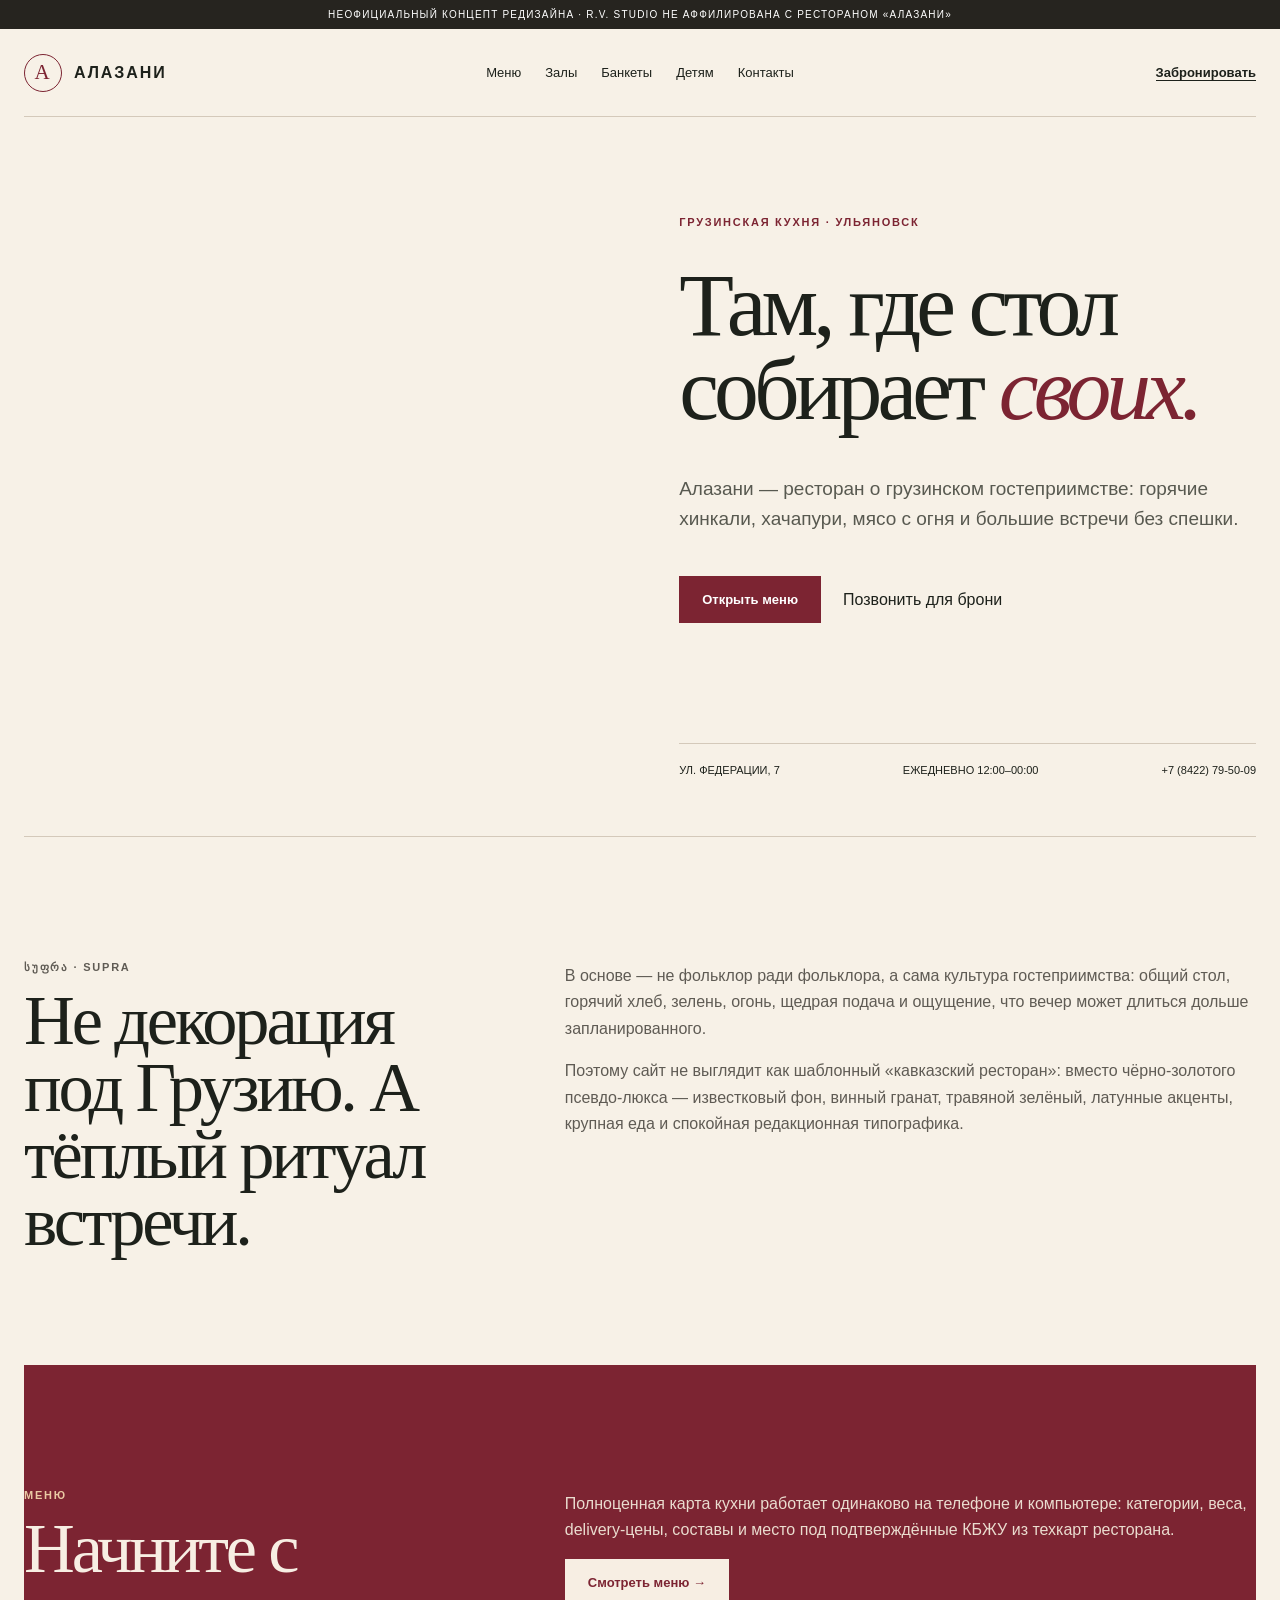
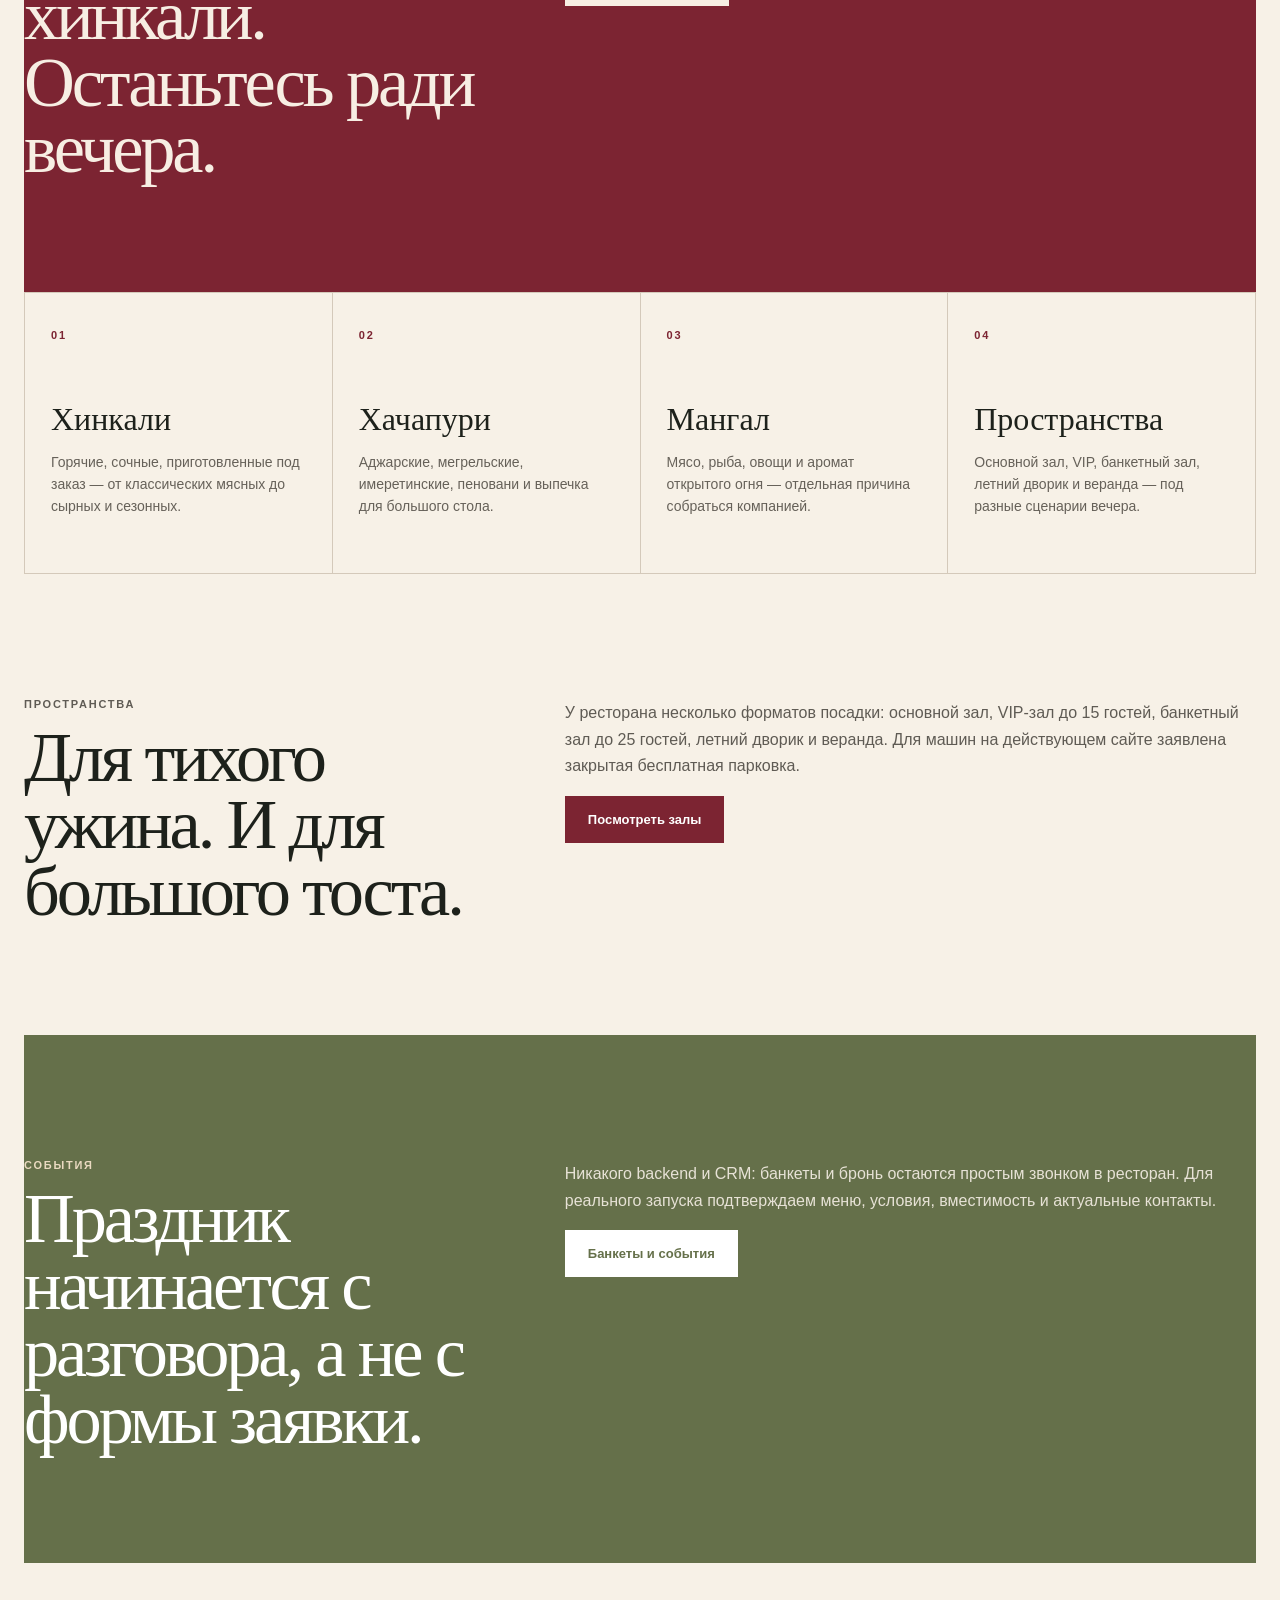
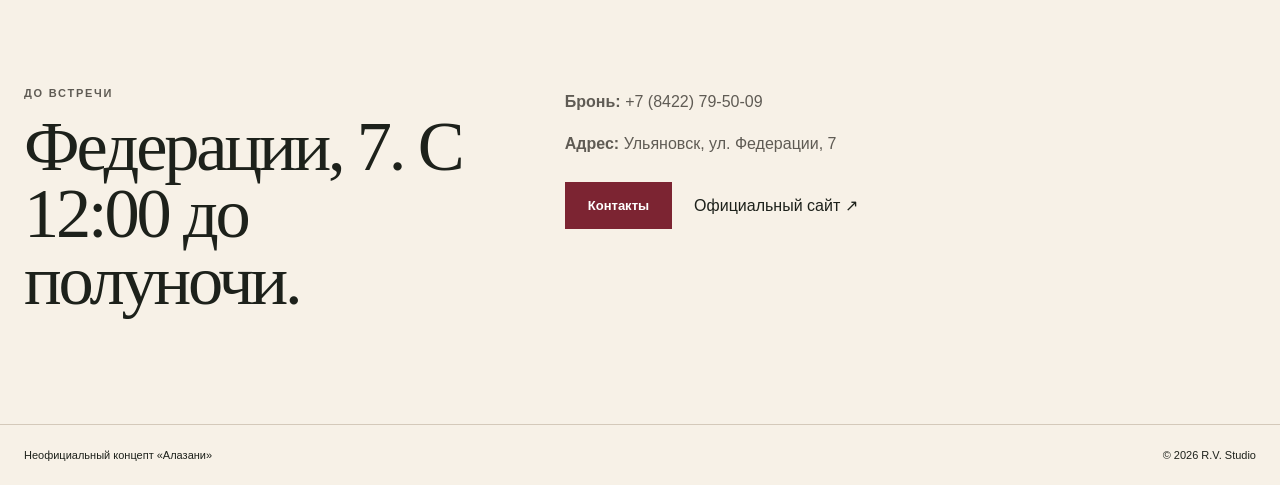
<file: site/index.html>
<!doctype html><html lang="ru"><head><meta charset="utf-8"><meta name="viewport" content="width=device-width,initial-scale=1"><meta name="robots" content="noindex,nofollow,noimageindex"><title>Алазани — концепт редизайна</title><meta name="description" content="Неофициальный концепт редизайна сайта ресторана грузинской кухни Алазани в Ульяновске."><link rel="stylesheet" href="./style.css"></head><body><div class="demo">Неофициальный концепт редизайна · R.V. Studio не аффилирована с рестораном «Алазани»</div><header class="head"><a class="brand" href="./"><i>А</i>АЛАЗАНИ</a><nav><a href="./menu/">Меню</a><a href="./zaly/">Залы</a><a href="./bankety/">Банкеты</a><a href="./detyam/">Детям</a><a href="./contacts/">Контакты</a></nav><a class="book" href="tel:+78422795009">Забронировать</a></header><main><section class="hero"><div class="hero-photo" role="img" aria-label="Хинкали — визуальный референс грузинской кухни"></div><div class="hero-copy"><p class="eyebrow">ГРУЗИНСКАЯ КУХНЯ · УЛЬЯНОВСК</p><h1>Там, где стол собирает <em>своих.</em></h1><p class="lead">Алазани — ресторан о грузинском гостеприимстве: горячие хинкали, хачапури, мясо с огня и большие встречи без спешки.</p><div class="actions"><a class="btn" href="./menu/">Открыть меню</a><a href="tel:+78422795009">Позвонить для брони</a></div><div class="meta"><span>ул. Федерации, 7</span><span>ежедневно 12:00–00:00</span><span>+7 (8422) 79-50-09</span></div></div></section><section class="section split"><div><p class="eyebrow">სუფრა · SUPRA</p><h2>Не декорация под Грузию. А тёплый ритуал встречи.</h2></div><div><p>В основе — не фольклор ради фольклора, а сама культура гостеприимства: общий стол, горячий хлеб, зелень, огонь, щедрая подача и ощущение, что вечер может длиться дольше запланированного.</p><p>Поэтому сайт не выглядит как шаблонный «кавказский ресторан»: вместо чёрно-золотого псевдо-люкса — известковый фон, винный гранат, травяной зелёный, латунные акценты, крупная еда и спокойная редакционная типографика.</p></div></section><section class="section wine"><div class="split"><div><p class="eyebrow" style="color:#eac9a4">МЕНЮ</p><h2>Начните с хинкали. Останьтесь ради вечера.</h2></div><div><p>Полноценная карта кухни работает одинаково на телефоне и компьютере: категории, веса, delivery-цены, составы и место под подтверждённые КБЖУ из техкарт ресторана.</p><a class="btn" style="background:#f7eee3;color:#7c2432" href="./menu/">Смотреть меню →</a></div></div></section><section class="cards"><article><span class="eyebrow">01</span><h3>Хинкали</h3><p>Горячие, сочные, приготовленные под заказ — от классических мясных до сырных и сезонных.</p></article><article><span class="eyebrow">02</span><h3>Хачапури</h3><p>Аджарские, мегрельские, имеретинские, пеновани и выпечка для большого стола.</p></article><article><span class="eyebrow">03</span><h3>Мангал</h3><p>Мясо, рыба, овощи и аромат открытого огня — отдельная причина собраться компанией.</p></article><article><span class="eyebrow">04</span><h3>Пространства</h3><p>Основной зал, VIP, банкетный зал, летний дворик и веранда — под разные сценарии вечера.</p></article></section><section class="section"><div class="split"><div><p class="eyebrow">ПРОСТРАНСТВА</p><h2>Для тихого ужина. И для большого тоста.</h2></div><div><p>У ресторана несколько форматов посадки: основной зал, VIP-зал до 15 гостей, банкетный зал до 25 гостей, летний дворик и веранда. Для машин на действующем сайте заявлена закрытая бесплатная парковка.</p><a class="btn" href="./zaly/">Посмотреть залы</a></div></div></section><section class="section olive"><div class="split"><div><p class="eyebrow" style="color:#eadac1">СОБЫТИЯ</p><h2>Праздник начинается с разговора, а не с формы заявки.</h2></div><div><p>Никакого backend и CRM: банкеты и бронь остаются простым звонком в ресторан. Для реального запуска подтверждаем меню, условия, вместимость и актуальные контакты.</p><a class="btn" style="background:#fff;color:#65704a" href="./bankety/">Банкеты и события</a></div></div></section><section class="section split"><div><p class="eyebrow">ДО ВСТРЕЧИ</p><h2>Федерации, 7. С 12:00 до полуночи.</h2></div><div><p><b>Бронь:</b> <a href="tel:+78422795009">+7 (8422) 79-50-09</a></p><p><b>Адрес:</b> Ульяновск, ул. Федерации, 7</p><div class="actions"><a class="btn" href="./contacts/">Контакты</a><a href="https://www.alazani-resto.ru/" target="_blank" rel="noreferrer">Официальный сайт ↗</a></div></div></section></main><footer class="footer"><span>Неофициальный концепт «Алазани»</span><span>© 2026 R.V. Studio</span></footer></body></html>
</file>
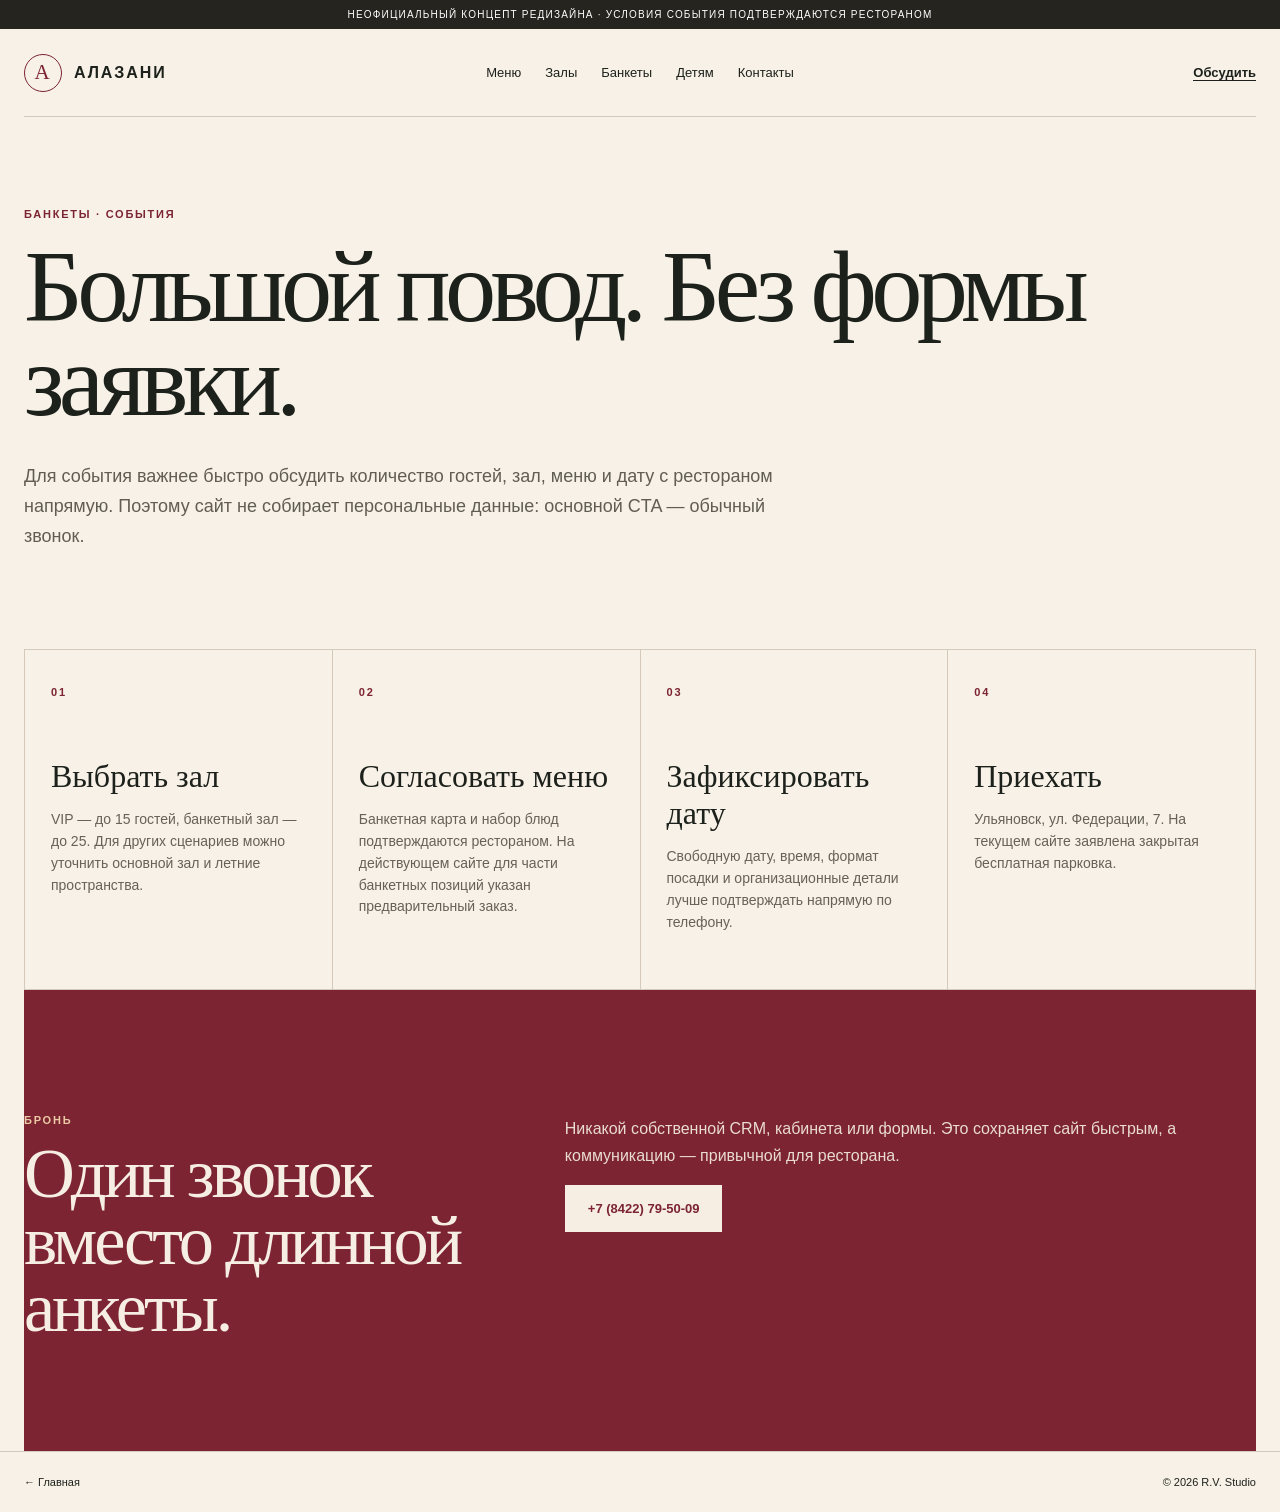
<file: site/bankety/index.html>
<!doctype html><html lang="ru"><head><meta charset="utf-8"><meta name="viewport" content="width=device-width,initial-scale=1"><meta name="robots" content="noindex,nofollow,noimageindex"><title>Банкеты — Алазани</title><meta name="description" content="Неофициальный концепт страницы банкетов ресторана Алазани."><link rel="stylesheet" href="../style.css"></head><body><div class="demo">Неофициальный концепт редизайна · условия события подтверждаются рестораном</div><header class="head"><a class="brand" href="../"><i>А</i>АЛАЗАНИ</a><nav><a href="../menu/">Меню</a><a href="../zaly/">Залы</a><a href="../bankety/">Банкеты</a><a href="../detyam/">Детям</a><a href="../contacts/">Контакты</a></nav><a class="book" href="tel:+78422795009">Обсудить</a></header><main><section class="inner"><p class="eyebrow">БАНКЕТЫ · СОБЫТИЯ</p><h1>Большой повод. Без формы заявки.</h1><p class="inner-intro">Для события важнее быстро обсудить количество гостей, зал, меню и дату с рестораном напрямую. Поэтому сайт не собирает персональные данные: основной CTA — обычный звонок.</p></section><section class="cards"><article><span class="eyebrow">01</span><h3>Выбрать зал</h3><p>VIP — до 15 гостей, банкетный зал — до 25. Для других сценариев можно уточнить основной зал и летние пространства.</p></article><article><span class="eyebrow">02</span><h3>Согласовать меню</h3><p>Банкетная карта и набор блюд подтверждаются рестораном. На действующем сайте для части банкетных позиций указан предварительный заказ.</p></article><article><span class="eyebrow">03</span><h3>Зафиксировать дату</h3><p>Свободную дату, время, формат посадки и организационные детали лучше подтверждать напрямую по телефону.</p></article><article><span class="eyebrow">04</span><h3>Приехать</h3><p>Ульяновск, ул. Федерации, 7. На текущем сайте заявлена закрытая бесплатная парковка.</p></article></section><section class="section wine"><div class="split"><div><p class="eyebrow" style="color:#eac9a4">БРОНЬ</p><h2>Один звонок вместо длинной анкеты.</h2></div><div><p>Никакой собственной CRM, кабинета или формы. Это сохраняет сайт быстрым, а коммуникацию — привычной для ресторана.</p><a class="btn" style="background:#f7eee3;color:#7c2432" href="tel:+78422795009">+7 (8422) 79-50-09</a></div></div></section></main><footer class="footer"><a href="../">← Главная</a><span>© 2026 R.V. Studio</span></footer></body></html>
</file>
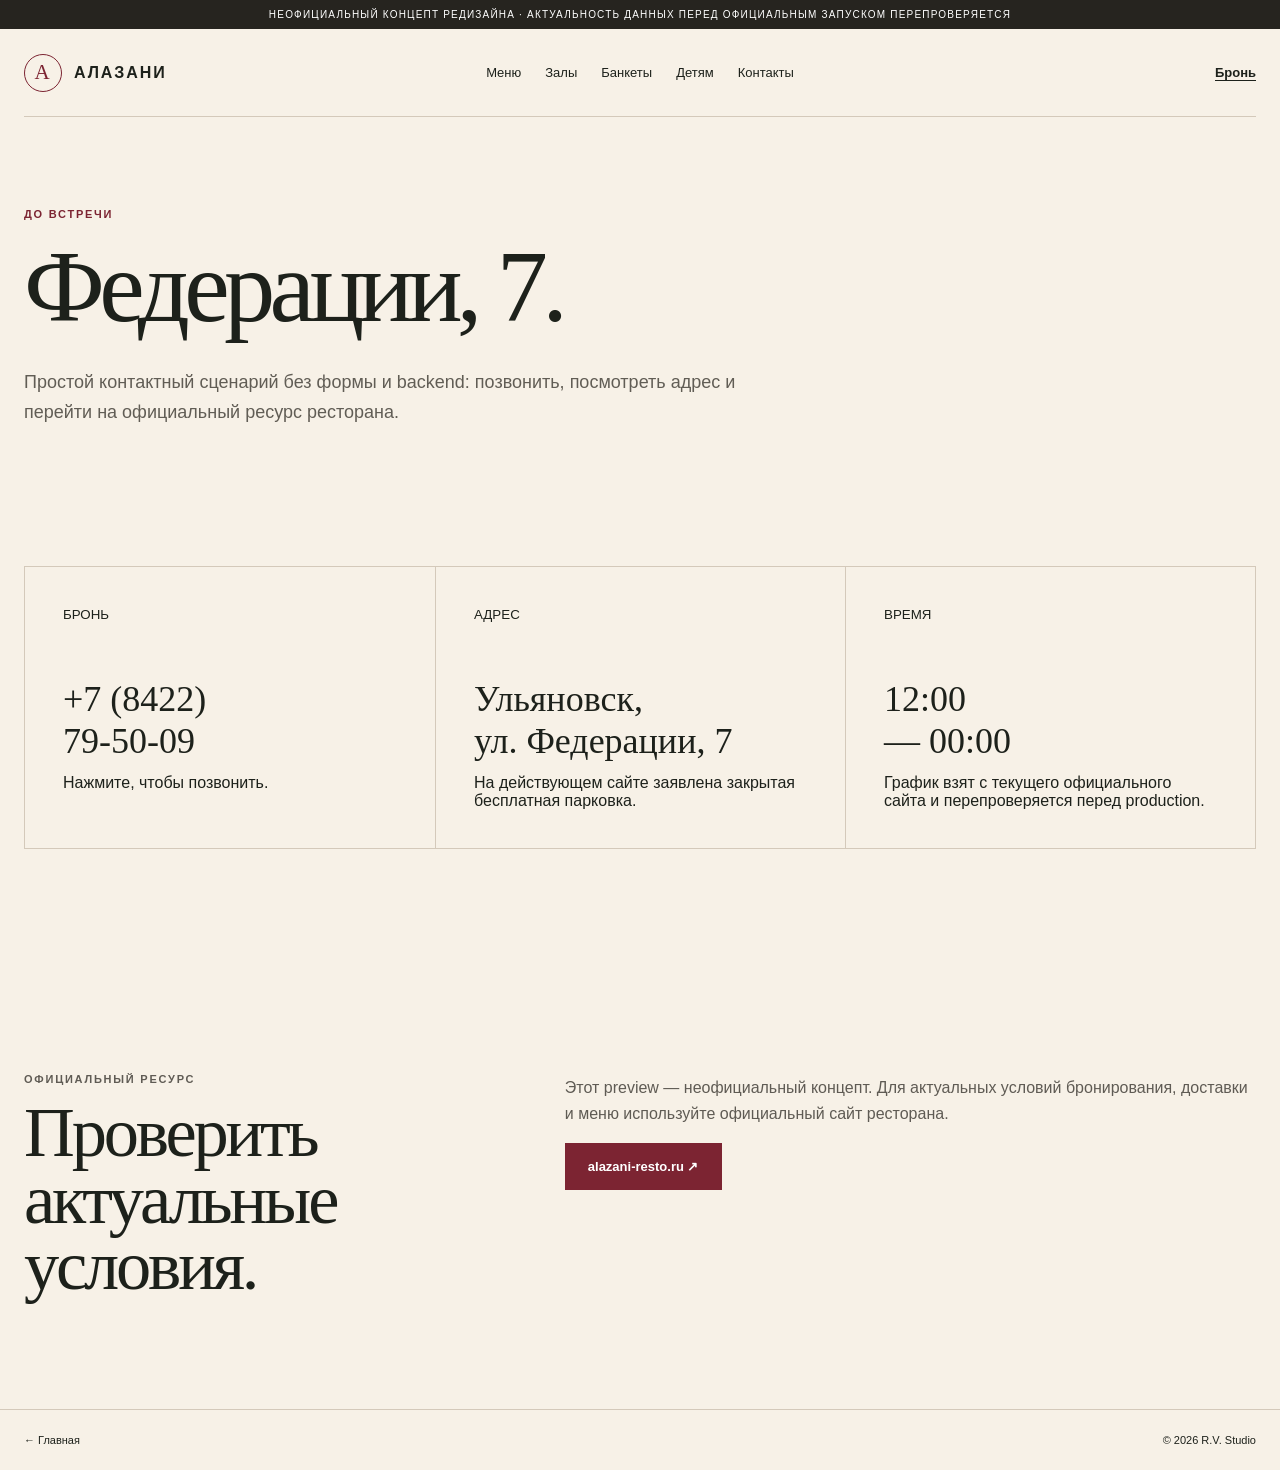
<file: site/contacts/index.html>
<!doctype html><html lang="ru"><head><meta charset="utf-8"><meta name="viewport" content="width=device-width,initial-scale=1"><meta name="robots" content="noindex,nofollow,noimageindex"><title>Контакты — Алазани</title><meta name="description" content="Контактная страница неофициального концепта редизайна ресторана Алазани."><link rel="stylesheet" href="../style.css"></head><body><div class="demo">Неофициальный концепт редизайна · актуальность данных перед официальным запуском перепроверяется</div><header class="head"><a class="brand" href="../"><i>А</i>АЛАЗАНИ</a><nav><a href="../menu/">Меню</a><a href="../zaly/">Залы</a><a href="../bankety/">Банкеты</a><a href="../detyam/">Детям</a><a href="../contacts/">Контакты</a></nav><a class="book" href="tel:+78422795009">Бронь</a></header><main><section class="inner"><p class="eyebrow">ДО ВСТРЕЧИ</p><h1>Федерации, 7.</h1><p class="inner-intro">Простой контактный сценарий без формы и backend: позвонить, посмотреть адрес и перейти на официальный ресурс ресторана.</p></section><section class="contact-grid"><a href="tel:+78422795009"><small>БРОНЬ</small><h2>+7 (8422)<br>79-50-09</h2><span>Нажмите, чтобы позвонить.</span></a><article><small>АДРЕС</small><h2>Ульяновск,<br>ул. Федерации, 7</h2><span>На действующем сайте заявлена закрытая бесплатная парковка.</span></article><article><small>ВРЕМЯ</small><h2>12:00<br>— 00:00</h2><span>График взят с текущего официального сайта и перепроверяется перед production.</span></article></section><section class="section split"><div><p class="eyebrow">ОФИЦИАЛЬНЫЙ РЕСУРС</p><h2>Проверить актуальные условия.</h2></div><div><p>Этот preview — неофициальный концепт. Для актуальных условий бронирования, доставки и меню используйте официальный сайт ресторана.</p><a class="btn" href="https://www.alazani-resto.ru/" target="_blank" rel="noreferrer">alazani-resto.ru ↗</a></div></section></main><footer class="footer"><a href="../">← Главная</a><span>© 2026 R.V. Studio</span></footer></body></html>
</file>
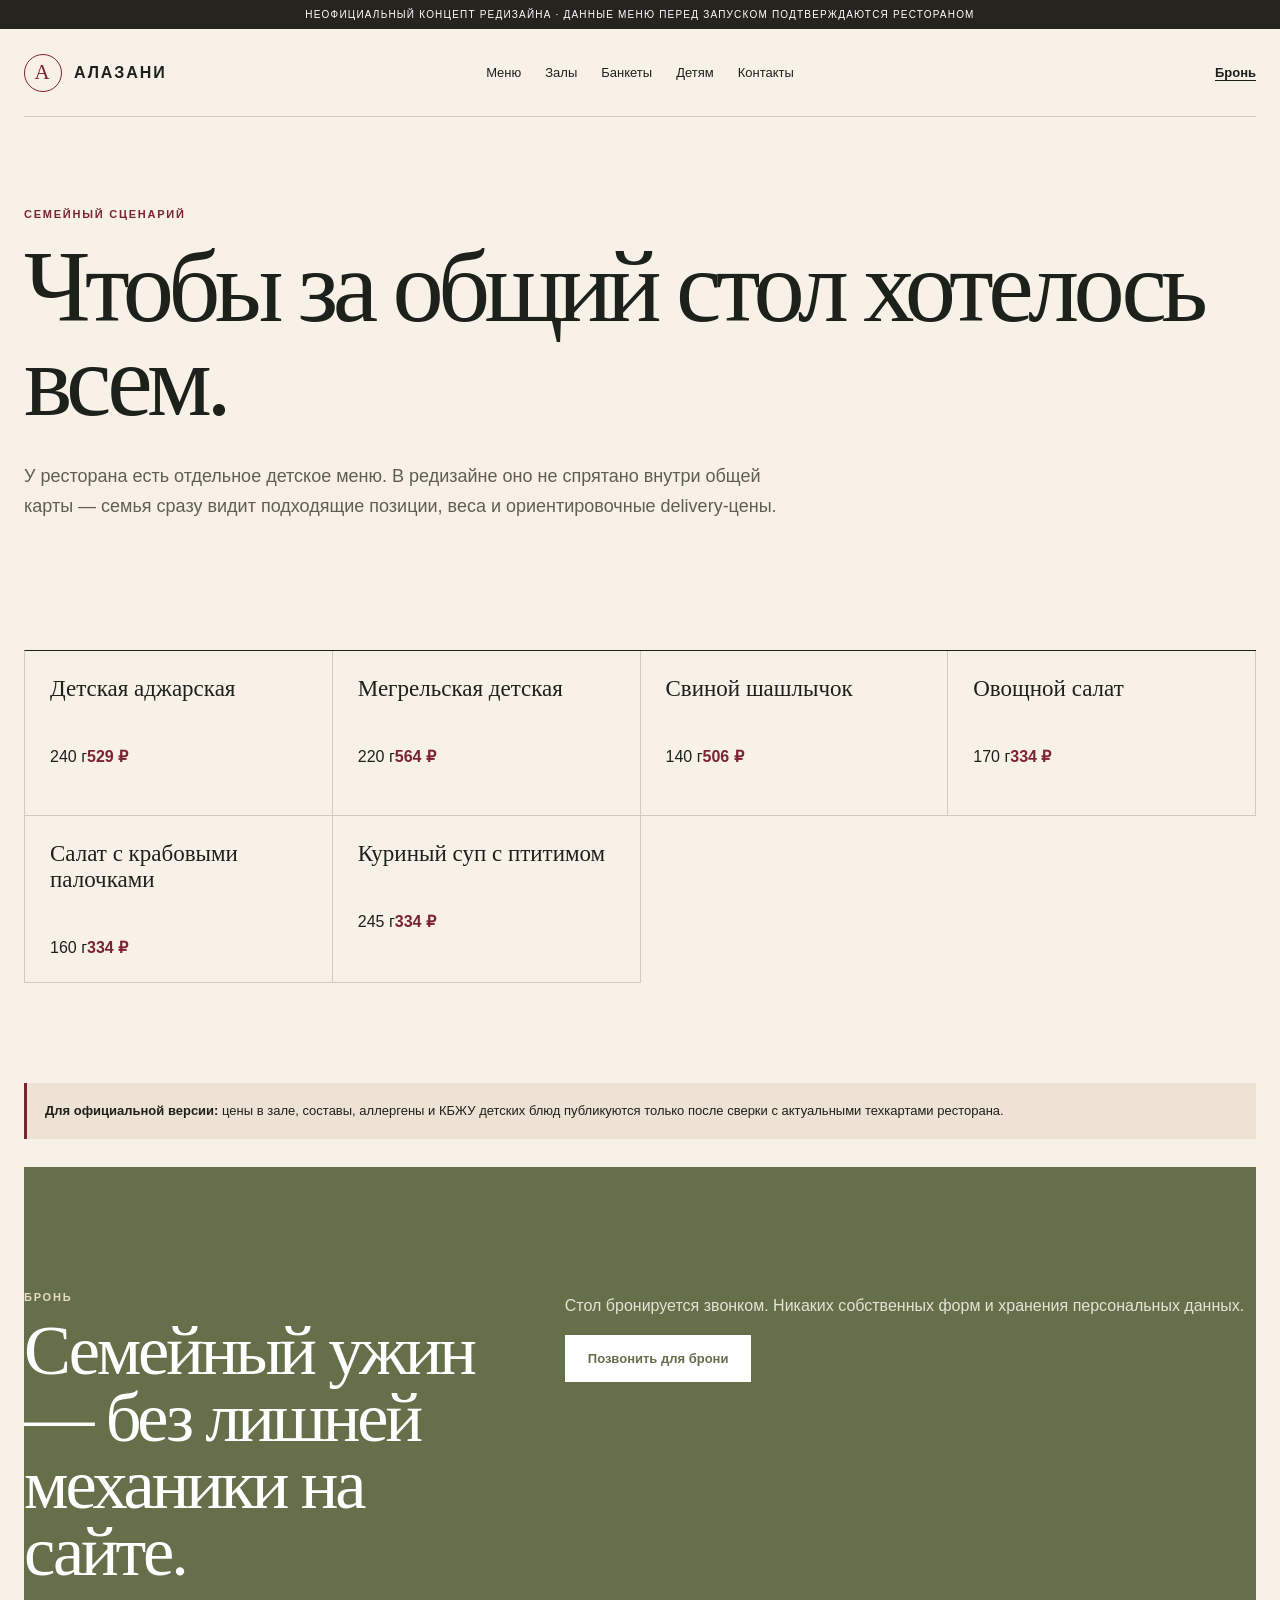
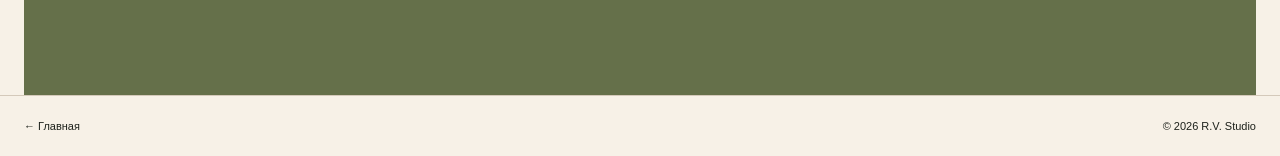
<file: site/detyam/index.html>
<!doctype html><html lang="ru"><head><meta charset="utf-8"><meta name="viewport" content="width=device-width,initial-scale=1"><meta name="robots" content="noindex,nofollow,noimageindex"><title>Детям — Алазани</title><meta name="description" content="Неофициальный концепт семейной страницы ресторана Алазани."><link rel="stylesheet" href="../style.css"></head><body><div class="demo">Неофициальный концепт редизайна · данные меню перед запуском подтверждаются рестораном</div><header class="head"><a class="brand" href="../"><i>А</i>АЛАЗАНИ</a><nav><a href="../menu/">Меню</a><a href="../zaly/">Залы</a><a href="../bankety/">Банкеты</a><a href="../detyam/">Детям</a><a href="../contacts/">Контакты</a></nav><a class="book" href="tel:+78422795009">Бронь</a></header><main><section class="inner"><p class="eyebrow">СЕМЕЙНЫЙ СЦЕНАРИЙ</p><h1>Чтобы за общий стол хотелось всем.</h1><p class="inner-intro">У ресторана есть отдельное детское меню. В редизайне оно не спрятано внутри общей карты — семья сразу видит подходящие позиции, веса и ориентировочные delivery-цены.</p></section><section class="kids"><article><h3>Детская аджарская</h3><div><span>240 г</span><b>529 ₽</b></div></article><article><h3>Мегрельская детская</h3><div><span>220 г</span><b>564 ₽</b></div></article><article><h3>Свиной шашлычок</h3><div><span>140 г</span><b>506 ₽</b></div></article><article><h3>Овощной салат</h3><div><span>170 г</span><b>334 ₽</b></div></article><article><h3>Салат с крабовыми палочками</h3><div><span>160 г</span><b>334 ₽</b></div></article><article><h3>Куриный суп с птитимом</h3><div><span>245 г</span><b>334 ₽</b></div></article></section><div class="note"><b>Для официальной версии:</b> цены в зале, составы, аллергены и КБЖУ детских блюд публикуются только после сверки с актуальными техкартами ресторана.</div><section class="section olive"><div class="split"><div><p class="eyebrow" style="color:#eadac1">БРОНЬ</p><h2>Семейный ужин — без лишней механики на сайте.</h2></div><div><p>Стол бронируется звонком. Никаких собственных форм и хранения персональных данных.</p><a class="btn" style="background:#fff;color:#65704a" href="tel:+78422795009">Позвонить для брони</a></div></div></section></main><footer class="footer"><a href="../">← Главная</a><span>© 2026 R.V. Studio</span></footer></body></html>
</file>
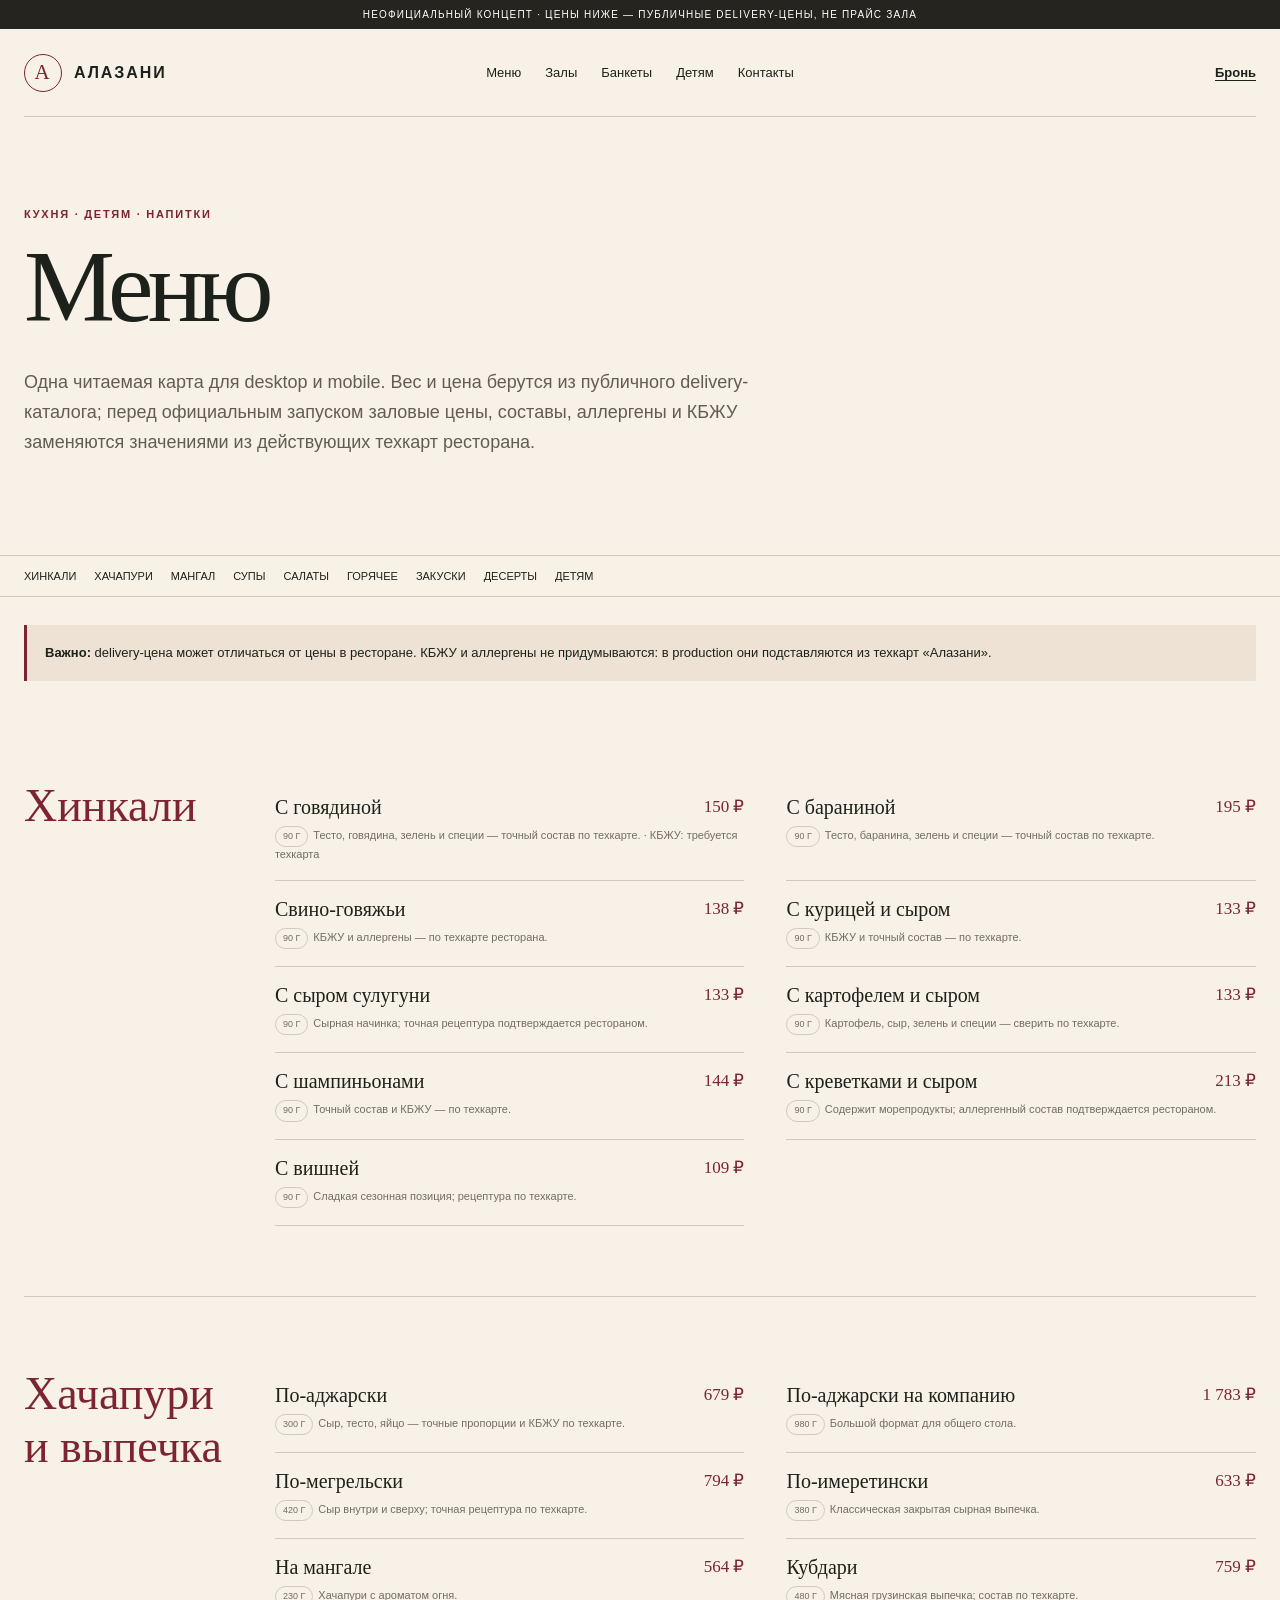
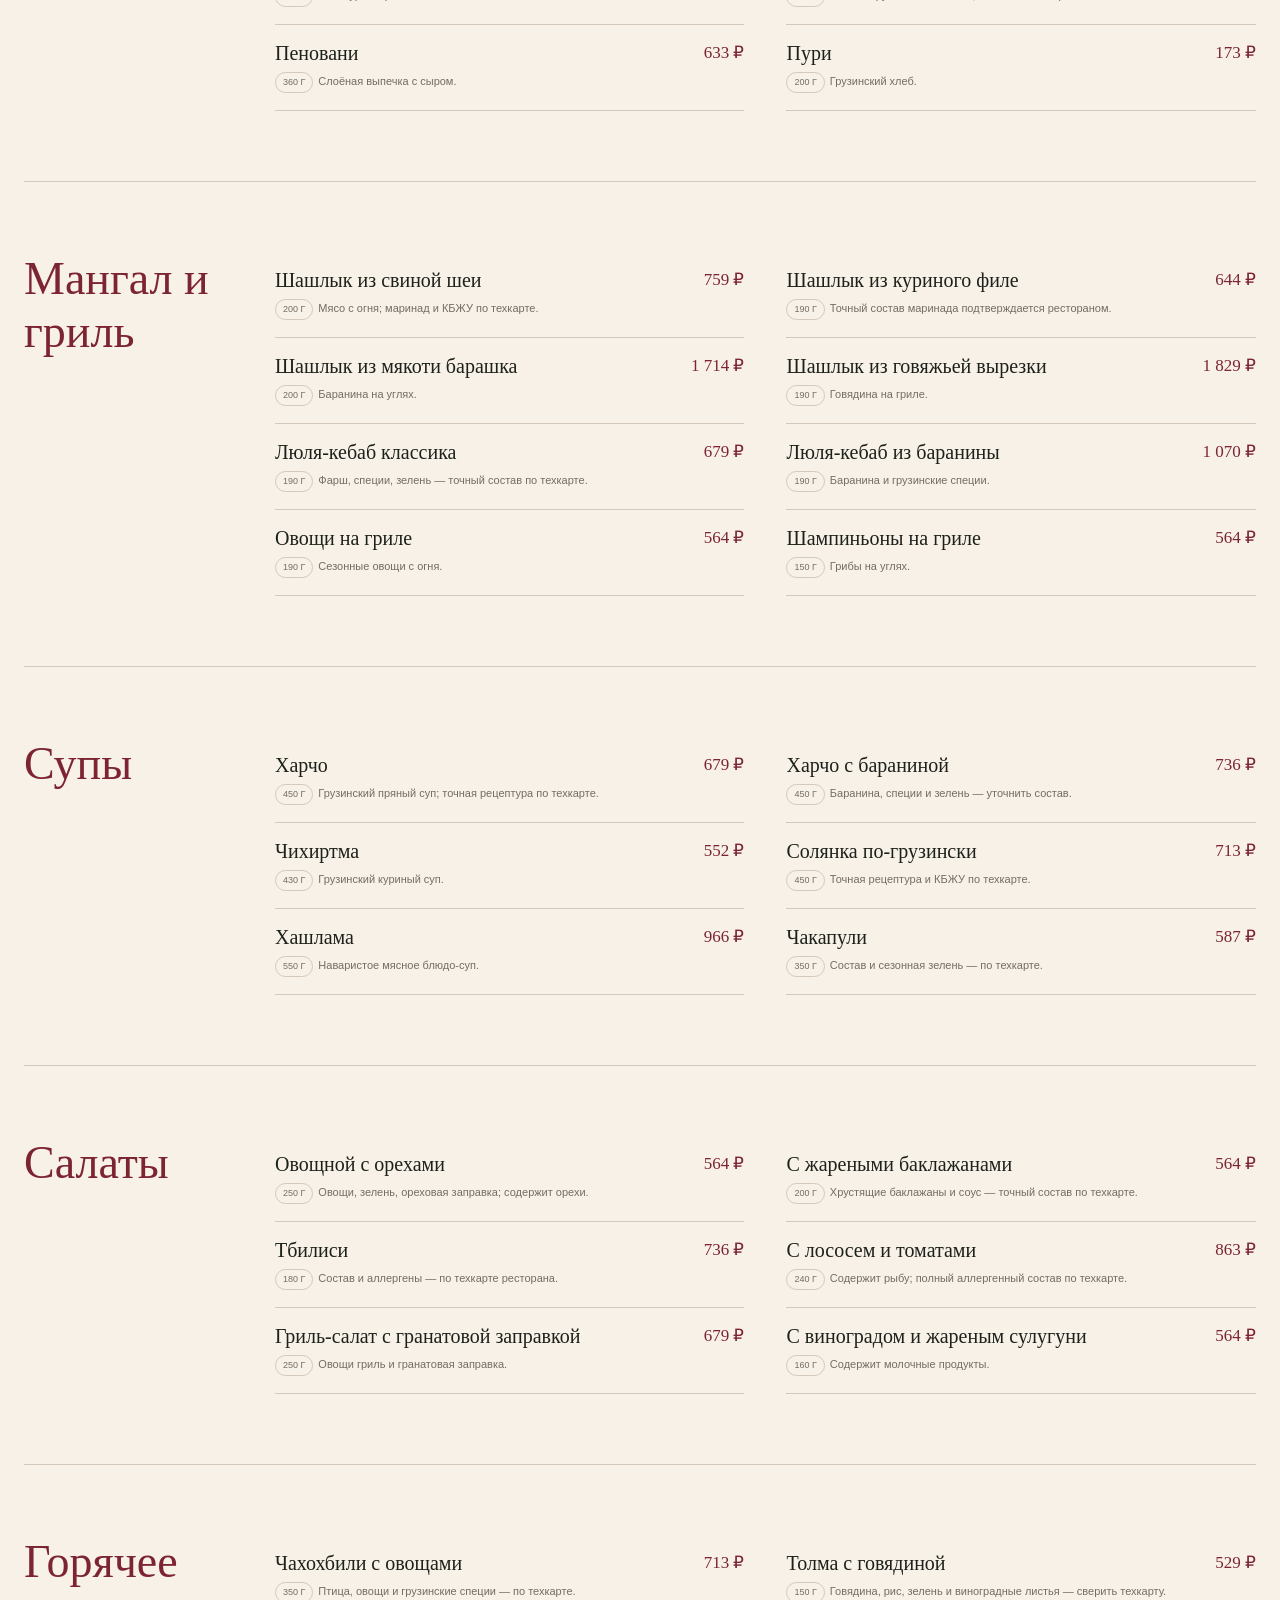
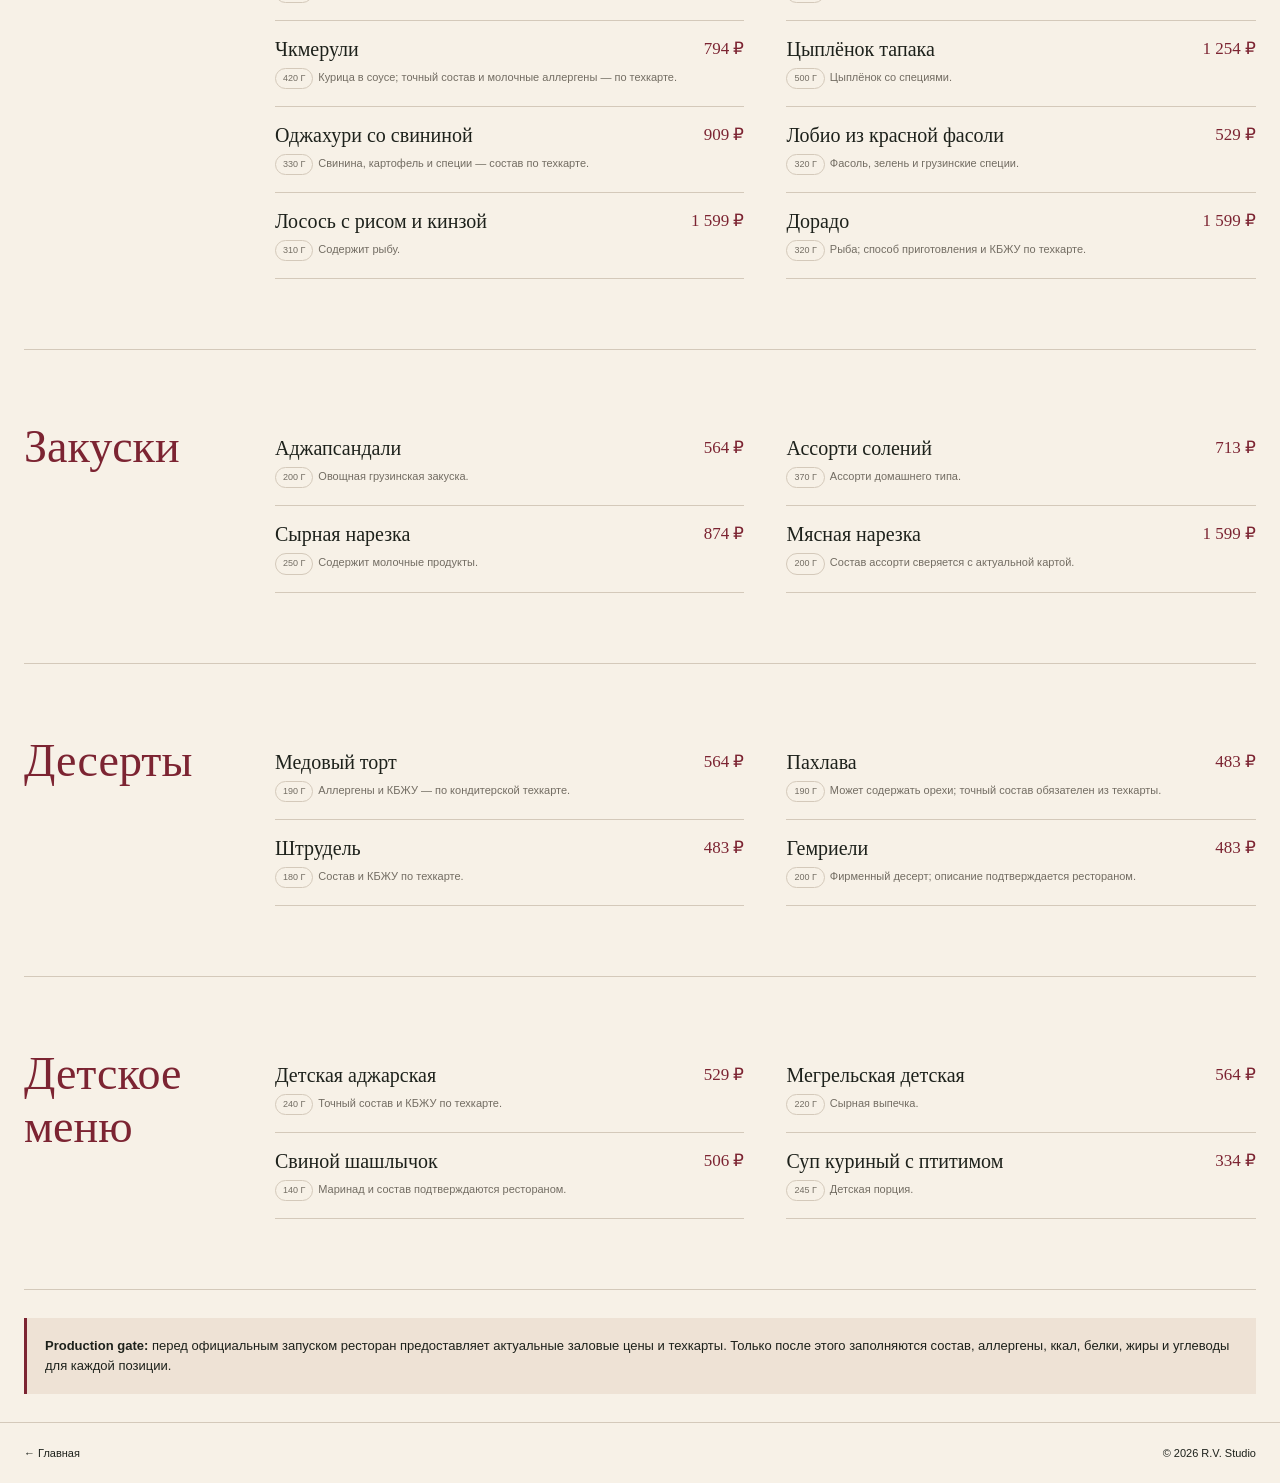
<file: site/menu/index.html>
<!doctype html><html lang="ru"><head><meta charset="utf-8"><meta name="viewport" content="width=device-width,initial-scale=1"><meta name="robots" content="noindex,nofollow,noimageindex"><title>Меню — Алазани</title><meta name="description" content="Неофициальный концепт меню ресторана Алазани: блюда, веса и публичные delivery-цены."><link rel="stylesheet" href="../style.css"></head><body><div class="demo">Неофициальный концепт · цены ниже — публичные delivery-цены, не прайс зала</div><header class="head"><a class="brand" href="../"><i>А</i>АЛАЗАНИ</a><nav><a href="../menu/">Меню</a><a href="../zaly/">Залы</a><a href="../bankety/">Банкеты</a><a href="../detyam/">Детям</a><a href="../contacts/">Контакты</a></nav><a class="book" href="tel:+78422795009">Бронь</a></header><main><section class="inner"><p class="eyebrow">КУХНЯ · ДЕТЯМ · НАПИТКИ</p><h1>Меню</h1><p class="inner-intro">Одна читаемая карта для desktop и mobile. Вес и цена берутся из публичного delivery-каталога; перед официальным запуском заловые цены, составы, аллергены и КБЖУ заменяются значениями из действующих техкарт ресторана.</p></section><nav class="menu-nav"><a href="#khinkali">Хинкали</a><a href="#khachapuri">Хачапури</a><a href="#grill">Мангал</a><a href="#soups">Супы</a><a href="#salads">Салаты</a><a href="#hot">Горячее</a><a href="#snacks">Закуски</a><a href="#dessert">Десерты</a><a href="#kids">Детям</a></nav><div class="note"><b>Важно:</b> delivery-цена может отличаться от цены в ресторане. КБЖУ и аллергены не придумываются: в production они подставляются из техкарт «Алазани».</div><section class="menu-section" id="khinkali"><h2>Хинкали</h2><div class="menu-grid"><div class="dish"><div class="dish-top"><h3>С говядиной</h3><span class="price">150 ₽</span></div><div class="sub"><span class="pill">90 г</span>Тесто, говядина, зелень и специи — точный состав по техкарте. · КБЖУ: требуется техкарта</div></div><div class="dish"><div class="dish-top"><h3>С бараниной</h3><span class="price">195 ₽</span></div><div class="sub"><span class="pill">90 г</span>Тесто, баранина, зелень и специи — точный состав по техкарте.</div></div><div class="dish"><div class="dish-top"><h3>Свино-говяжьи</h3><span class="price">138 ₽</span></div><div class="sub"><span class="pill">90 г</span>КБЖУ и аллергены — по техкарте ресторана.</div></div><div class="dish"><div class="dish-top"><h3>С курицей и сыром</h3><span class="price">133 ₽</span></div><div class="sub"><span class="pill">90 г</span>КБЖУ и точный состав — по техкарте.</div></div><div class="dish"><div class="dish-top"><h3>С сыром сулугуни</h3><span class="price">133 ₽</span></div><div class="sub"><span class="pill">90 г</span>Сырная начинка; точная рецептура подтверждается рестораном.</div></div><div class="dish"><div class="dish-top"><h3>С картофелем и сыром</h3><span class="price">133 ₽</span></div><div class="sub"><span class="pill">90 г</span>Картофель, сыр, зелень и специи — сверить по техкарте.</div></div><div class="dish"><div class="dish-top"><h3>С шампиньонами</h3><span class="price">144 ₽</span></div><div class="sub"><span class="pill">90 г</span>Точный состав и КБЖУ — по техкарте.</div></div><div class="dish"><div class="dish-top"><h3>С креветками и сыром</h3><span class="price">213 ₽</span></div><div class="sub"><span class="pill">90 г</span>Содержит морепродукты; аллергенный состав подтверждается рестораном.</div></div><div class="dish"><div class="dish-top"><h3>С вишней</h3><span class="price">109 ₽</span></div><div class="sub"><span class="pill">90 г</span>Сладкая сезонная позиция; рецептура по техкарте.</div></div></div></section><section class="menu-section" id="khachapuri"><h2>Хачапури и выпечка</h2><div class="menu-grid"><div class="dish"><div class="dish-top"><h3>По-аджарски</h3><span class="price">679 ₽</span></div><div class="sub"><span class="pill">300 г</span>Сыр, тесто, яйцо — точные пропорции и КБЖУ по техкарте.</div></div><div class="dish"><div class="dish-top"><h3>По-аджарски на компанию</h3><span class="price">1 783 ₽</span></div><div class="sub"><span class="pill">980 г</span>Большой формат для общего стола.</div></div><div class="dish"><div class="dish-top"><h3>По-мегрельски</h3><span class="price">794 ₽</span></div><div class="sub"><span class="pill">420 г</span>Сыр внутри и сверху; точная рецептура по техкарте.</div></div><div class="dish"><div class="dish-top"><h3>По-имеретински</h3><span class="price">633 ₽</span></div><div class="sub"><span class="pill">380 г</span>Классическая закрытая сырная выпечка.</div></div><div class="dish"><div class="dish-top"><h3>На мангале</h3><span class="price">564 ₽</span></div><div class="sub"><span class="pill">230 г</span>Хачапури с ароматом огня.</div></div><div class="dish"><div class="dish-top"><h3>Кубдари</h3><span class="price">759 ₽</span></div><div class="sub"><span class="pill">480 г</span>Мясная грузинская выпечка; состав по техкарте.</div></div><div class="dish"><div class="dish-top"><h3>Пеновани</h3><span class="price">633 ₽</span></div><div class="sub"><span class="pill">360 г</span>Слоёная выпечка с сыром.</div></div><div class="dish"><div class="dish-top"><h3>Пури</h3><span class="price">173 ₽</span></div><div class="sub"><span class="pill">200 г</span>Грузинский хлеб.</div></div></div></section><section class="menu-section" id="grill"><h2>Мангал и гриль</h2><div class="menu-grid"><div class="dish"><div class="dish-top"><h3>Шашлык из свиной шеи</h3><span class="price">759 ₽</span></div><div class="sub"><span class="pill">200 г</span>Мясо с огня; маринад и КБЖУ по техкарте.</div></div><div class="dish"><div class="dish-top"><h3>Шашлык из куриного филе</h3><span class="price">644 ₽</span></div><div class="sub"><span class="pill">190 г</span>Точный состав маринада подтверждается рестораном.</div></div><div class="dish"><div class="dish-top"><h3>Шашлык из мякоти барашка</h3><span class="price">1 714 ₽</span></div><div class="sub"><span class="pill">200 г</span>Баранина на углях.</div></div><div class="dish"><div class="dish-top"><h3>Шашлык из говяжьей вырезки</h3><span class="price">1 829 ₽</span></div><div class="sub"><span class="pill">190 г</span>Говядина на гриле.</div></div><div class="dish"><div class="dish-top"><h3>Люля-кебаб классика</h3><span class="price">679 ₽</span></div><div class="sub"><span class="pill">190 г</span>Фарш, специи, зелень — точный состав по техкарте.</div></div><div class="dish"><div class="dish-top"><h3>Люля-кебаб из баранины</h3><span class="price">1 070 ₽</span></div><div class="sub"><span class="pill">190 г</span>Баранина и грузинские специи.</div></div><div class="dish"><div class="dish-top"><h3>Овощи на гриле</h3><span class="price">564 ₽</span></div><div class="sub"><span class="pill">190 г</span>Сезонные овощи с огня.</div></div><div class="dish"><div class="dish-top"><h3>Шампиньоны на гриле</h3><span class="price">564 ₽</span></div><div class="sub"><span class="pill">150 г</span>Грибы на углях.</div></div></div></section><section class="menu-section" id="soups"><h2>Супы</h2><div class="menu-grid"><div class="dish"><div class="dish-top"><h3>Харчо</h3><span class="price">679 ₽</span></div><div class="sub"><span class="pill">450 г</span>Грузинский пряный суп; точная рецептура по техкарте.</div></div><div class="dish"><div class="dish-top"><h3>Харчо с бараниной</h3><span class="price">736 ₽</span></div><div class="sub"><span class="pill">450 г</span>Баранина, специи и зелень — уточнить состав.</div></div><div class="dish"><div class="dish-top"><h3>Чихиртма</h3><span class="price">552 ₽</span></div><div class="sub"><span class="pill">430 г</span>Грузинский куриный суп.</div></div><div class="dish"><div class="dish-top"><h3>Солянка по-грузински</h3><span class="price">713 ₽</span></div><div class="sub"><span class="pill">450 г</span>Точная рецептура и КБЖУ по техкарте.</div></div><div class="dish"><div class="dish-top"><h3>Хашлама</h3><span class="price">966 ₽</span></div><div class="sub"><span class="pill">550 г</span>Наваристое мясное блюдо-суп.</div></div><div class="dish"><div class="dish-top"><h3>Чакапули</h3><span class="price">587 ₽</span></div><div class="sub"><span class="pill">350 г</span>Состав и сезонная зелень — по техкарте.</div></div></div></section><section class="menu-section" id="salads"><h2>Салаты</h2><div class="menu-grid"><div class="dish"><div class="dish-top"><h3>Овощной с орехами</h3><span class="price">564 ₽</span></div><div class="sub"><span class="pill">250 г</span>Овощи, зелень, ореховая заправка; содержит орехи.</div></div><div class="dish"><div class="dish-top"><h3>С жареными баклажанами</h3><span class="price">564 ₽</span></div><div class="sub"><span class="pill">200 г</span>Хрустящие баклажаны и соус — точный состав по техкарте.</div></div><div class="dish"><div class="dish-top"><h3>Тбилиси</h3><span class="price">736 ₽</span></div><div class="sub"><span class="pill">180 г</span>Состав и аллергены — по техкарте ресторана.</div></div><div class="dish"><div class="dish-top"><h3>С лососем и томатами</h3><span class="price">863 ₽</span></div><div class="sub"><span class="pill">240 г</span>Содержит рыбу; полный аллергенный состав по техкарте.</div></div><div class="dish"><div class="dish-top"><h3>Гриль-салат с гранатовой заправкой</h3><span class="price">679 ₽</span></div><div class="sub"><span class="pill">250 г</span>Овощи гриль и гранатовая заправка.</div></div><div class="dish"><div class="dish-top"><h3>С виноградом и жареным сулугуни</h3><span class="price">564 ₽</span></div><div class="sub"><span class="pill">160 г</span>Содержит молочные продукты.</div></div></div></section><section class="menu-section" id="hot"><h2>Горячее</h2><div class="menu-grid"><div class="dish"><div class="dish-top"><h3>Чахохбили с овощами</h3><span class="price">713 ₽</span></div><div class="sub"><span class="pill">350 г</span>Птица, овощи и грузинские специи — по техкарте.</div></div><div class="dish"><div class="dish-top"><h3>Толма с говядиной</h3><span class="price">529 ₽</span></div><div class="sub"><span class="pill">150 г</span>Говядина, рис, зелень и виноградные листья — сверить техкарту.</div></div><div class="dish"><div class="dish-top"><h3>Чкмерули</h3><span class="price">794 ₽</span></div><div class="sub"><span class="pill">420 г</span>Курица в соусе; точный состав и молочные аллергены — по техкарте.</div></div><div class="dish"><div class="dish-top"><h3>Цыплёнок тапака</h3><span class="price">1 254 ₽</span></div><div class="sub"><span class="pill">500 г</span>Цыплёнок со специями.</div></div><div class="dish"><div class="dish-top"><h3>Оджахури со свининой</h3><span class="price">909 ₽</span></div><div class="sub"><span class="pill">330 г</span>Свинина, картофель и специи — состав по техкарте.</div></div><div class="dish"><div class="dish-top"><h3>Лобио из красной фасоли</h3><span class="price">529 ₽</span></div><div class="sub"><span class="pill">320 г</span>Фасоль, зелень и грузинские специи.</div></div><div class="dish"><div class="dish-top"><h3>Лосось с рисом и кинзой</h3><span class="price">1 599 ₽</span></div><div class="sub"><span class="pill">310 г</span>Содержит рыбу.</div></div><div class="dish"><div class="dish-top"><h3>Дорадо</h3><span class="price">1 599 ₽</span></div><div class="sub"><span class="pill">320 г</span>Рыба; способ приготовления и КБЖУ по техкарте.</div></div></div></section><section class="menu-section" id="snacks"><h2>Закуски</h2><div class="menu-grid"><div class="dish"><div class="dish-top"><h3>Аджапсандали</h3><span class="price">564 ₽</span></div><div class="sub"><span class="pill">200 г</span>Овощная грузинская закуска.</div></div><div class="dish"><div class="dish-top"><h3>Ассорти солений</h3><span class="price">713 ₽</span></div><div class="sub"><span class="pill">370 г</span>Ассорти домашнего типа.</div></div><div class="dish"><div class="dish-top"><h3>Сырная нарезка</h3><span class="price">874 ₽</span></div><div class="sub"><span class="pill">250 г</span>Содержит молочные продукты.</div></div><div class="dish"><div class="dish-top"><h3>Мясная нарезка</h3><span class="price">1 599 ₽</span></div><div class="sub"><span class="pill">200 г</span>Состав ассорти сверяется с актуальной картой.</div></div></div></section><section class="menu-section" id="dessert"><h2>Десерты</h2><div class="menu-grid"><div class="dish"><div class="dish-top"><h3>Медовый торт</h3><span class="price">564 ₽</span></div><div class="sub"><span class="pill">190 г</span>Аллергены и КБЖУ — по кондитерской техкарте.</div></div><div class="dish"><div class="dish-top"><h3>Пахлава</h3><span class="price">483 ₽</span></div><div class="sub"><span class="pill">190 г</span>Может содержать орехи; точный состав обязателен из техкарты.</div></div><div class="dish"><div class="dish-top"><h3>Штрудель</h3><span class="price">483 ₽</span></div><div class="sub"><span class="pill">180 г</span>Состав и КБЖУ по техкарте.</div></div><div class="dish"><div class="dish-top"><h3>Гемриели</h3><span class="price">483 ₽</span></div><div class="sub"><span class="pill">200 г</span>Фирменный десерт; описание подтверждается рестораном.</div></div></div></section><section class="menu-section" id="kids"><h2>Детское меню</h2><div class="menu-grid"><div class="dish"><div class="dish-top"><h3>Детская аджарская</h3><span class="price">529 ₽</span></div><div class="sub"><span class="pill">240 г</span>Точный состав и КБЖУ по техкарте.</div></div><div class="dish"><div class="dish-top"><h3>Мегрельская детская</h3><span class="price">564 ₽</span></div><div class="sub"><span class="pill">220 г</span>Сырная выпечка.</div></div><div class="dish"><div class="dish-top"><h3>Свиной шашлычок</h3><span class="price">506 ₽</span></div><div class="sub"><span class="pill">140 г</span>Маринад и состав подтверждаются рестораном.</div></div><div class="dish"><div class="dish-top"><h3>Суп куриный с птитимом</h3><span class="price">334 ₽</span></div><div class="sub"><span class="pill">245 г</span>Детская порция.</div></div></div></section><div class="note"><b>Production gate:</b> перед официальным запуском ресторан предоставляет актуальные заловые цены и техкарты. Только после этого заполняются состав, аллергены, ккал, белки, жиры и углеводы для каждой позиции.</div></main><footer class="footer"><a href="../">← Главная</a><span>© 2026 R.V. Studio</span></footer></body></html>
</file>
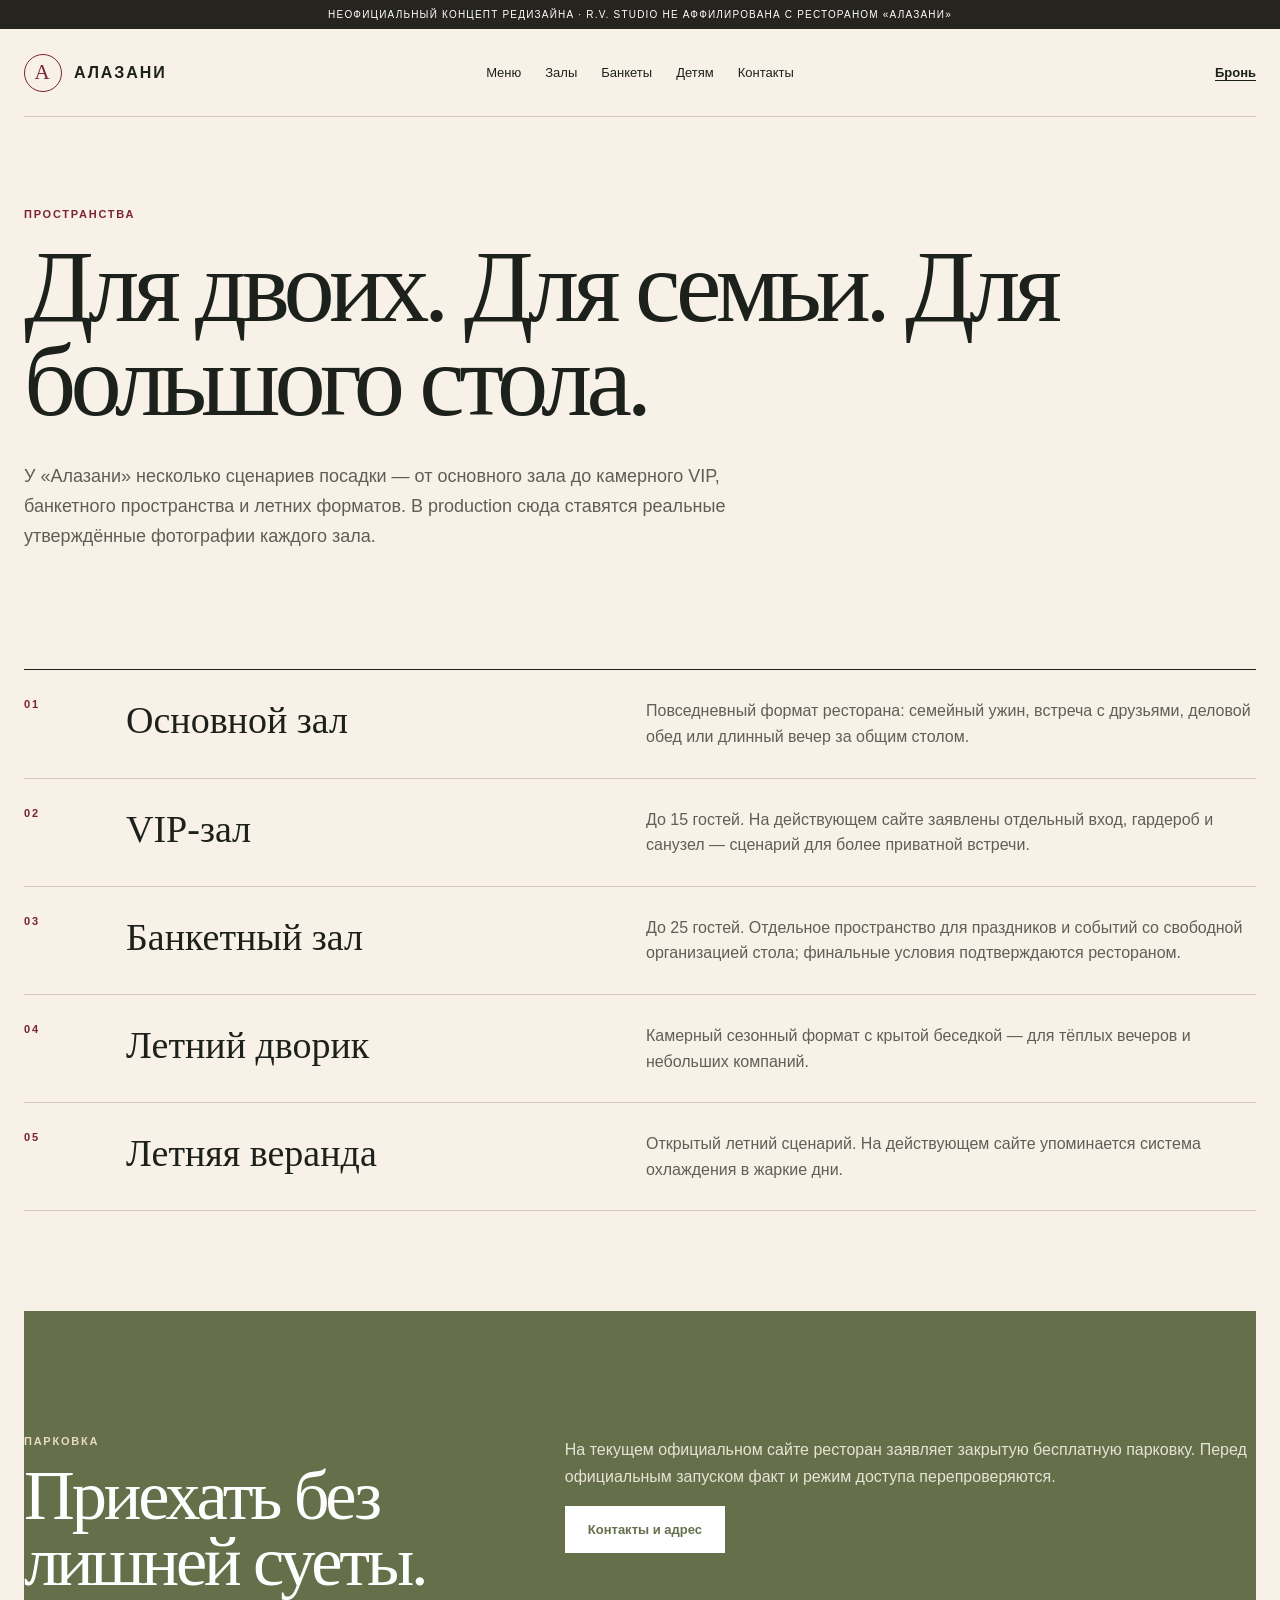
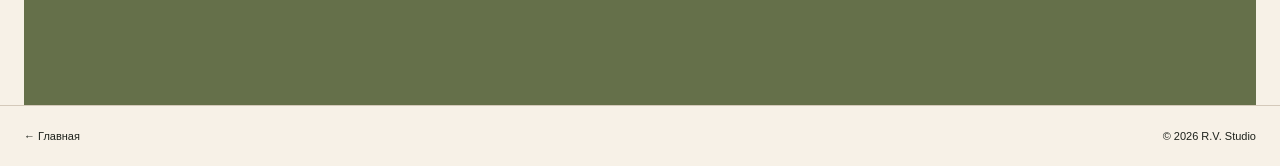
<file: site/zaly/index.html>
<!doctype html><html lang="ru"><head><meta charset="utf-8"><meta name="viewport" content="width=device-width,initial-scale=1"><meta name="robots" content="noindex,nofollow,noimageindex"><title>Залы — Алазани</title><meta name="description" content="Неофициальный концепт страницы залов ресторана Алазани в Ульяновске."><link rel="stylesheet" href="../style.css"></head><body><div class="demo">Неофициальный концепт редизайна · R.V. Studio не аффилирована с рестораном «Алазани»</div><header class="head"><a class="brand" href="../"><i>А</i>АЛАЗАНИ</a><nav><a href="../menu/">Меню</a><a href="../zaly/">Залы</a><a href="../bankety/">Банкеты</a><a href="../detyam/">Детям</a><a href="../contacts/">Контакты</a></nav><a class="book" href="tel:+78422795009">Бронь</a></header><main><section class="inner"><p class="eyebrow">ПРОСТРАНСТВА</p><h1>Для двоих. Для семьи. Для большого стола.</h1><p class="inner-intro">У «Алазани» несколько сценариев посадки — от основного зала до камерного VIP, банкетного пространства и летних форматов. В production сюда ставятся реальные утверждённые фотографии каждого зала.</p></section><section class="list"><article><span class="eyebrow">01</span><h2>Основной зал</h2><p>Повседневный формат ресторана: семейный ужин, встреча с друзьями, деловой обед или длинный вечер за общим столом.</p></article><article><span class="eyebrow">02</span><h2>VIP-зал</h2><p>До 15 гостей. На действующем сайте заявлены отдельный вход, гардероб и санузел — сценарий для более приватной встречи.</p></article><article><span class="eyebrow">03</span><h2>Банкетный зал</h2><p>До 25 гостей. Отдельное пространство для праздников и событий со свободной организацией стола; финальные условия подтверждаются рестораном.</p></article><article><span class="eyebrow">04</span><h2>Летний дворик</h2><p>Камерный сезонный формат с крытой беседкой — для тёплых вечеров и небольших компаний.</p></article><article><span class="eyebrow">05</span><h2>Летняя веранда</h2><p>Открытый летний сценарий. На действующем сайте упоминается система охлаждения в жаркие дни.</p></article></section><section class="section olive"><div class="split"><div><p class="eyebrow" style="color:#eadac1">ПАРКОВКА</p><h2>Приехать без лишней суеты.</h2></div><div><p>На текущем официальном сайте ресторан заявляет закрытую бесплатную парковку. Перед официальным запуском факт и режим доступа перепроверяются.</p><a class="btn" style="background:#fff;color:#65704a" href="../contacts/">Контакты и адрес</a></div></div></section></main><footer class="footer"><a href="../">← Главная</a><span>© 2026 R.V. Studio</span></footer></body></html>
</file>
<file: site/style.css>
:root{--paper:#f7f1e7;--ink:#1d211b;--wine:#7c2432;--olive:#65704a;--line:#d4c9ba;--gold:#b58d54;--shell:min(1380px,calc(100% - 48px))}*{box-sizing:border-box}html{scroll-behavior:smooth}body{margin:0;background:var(--paper);color:var(--ink);font-family:Arial,Helvetica,sans-serif}a{color:inherit;text-decoration:none}.demo{padding:9px 20px;text-align:center;background:#26241f;color:#fff;font-size:10px;letter-spacing:.12em;text-transform:uppercase}.head{width:var(--shell);height:88px;margin:auto;display:grid;grid-template-columns:1fr auto 1fr;align-items:center;border-bottom:1px solid var(--line)}.brand{display:flex;align-items:center;gap:12px;font-weight:800;letter-spacing:.12em}.brand i{width:38px;height:38px;border:1px solid var(--wine);border-radius:50%;display:grid;place-items:center;font:normal 21px Georgia;color:var(--wine)}nav{display:flex;gap:24px;font-size:13px}.book{justify-self:end;border-bottom:1px solid;font-weight:700;font-size:13px}.hero{width:var(--shell);margin:auto;display:grid;grid-template-columns:.95fr 1.05fr;min-height:720px;border-bottom:1px solid var(--line)}.hero-photo{margin:26px 0;min-height:620px;border-radius:46% 46% 4px 4px;background:url('https://images.unsplash.com/photo-1612950365044-500b2d7ba712?auto=format&fit=crop&q=85&w=1500') center/cover}.hero-copy{padding:88px 0 60px 70px;display:flex;flex-direction:column}.eyebrow{color:var(--wine);font-size:11px;font-weight:800;letter-spacing:.16em}.hero h1,.title,.big{font:400 clamp(58px,7vw,112px)/.94 Georgia,serif;letter-spacing:-.055em;margin:24px 0}.hero h1 em{color:var(--wine);font-weight:400}.lead{font-size:19px;line-height:1.55;color:#585950;max-width:640px}.actions{display:flex;gap:22px;margin-top:24px;align-items:center}.btn{display:inline-block;background:var(--wine);color:white;padding:16px 23px;font-size:13px;font-weight:700}.meta{margin-top:auto;border-top:1px solid var(--line);padding-top:20px;display:flex;justify-content:space-between;gap:20px;font-size:11px;text-transform:uppercase}.section{width:var(--shell);margin:auto;padding:110px 0}.split{display:grid;grid-template-columns:.8fr 1.2fr;gap:80px}.section h2{font:400 clamp(48px,5.5vw,88px)/.95 Georgia,serif;letter-spacing:-.045em;margin:0}.section p{line-height:1.65;color:#5f5b54}.wine{background:var(--wine);color:#f7eee3}.wine p{color:#eadccf}.olive{background:var(--olive);color:#fff}.olive p{color:#e7e2d6}.cards{width:var(--shell);margin:auto;display:grid;grid-template-columns:repeat(4,1fr);border-left:1px solid var(--line);border-top:1px solid var(--line)}.cards article{padding:32px 26px 42px;border-right:1px solid var(--line);border-bottom:1px solid var(--line);min-height:240px}.cards h3{font:400 32px Georgia;margin:58px 0 12px}.cards p{font-size:14px;line-height:1.55;color:#666159}.inner{width:var(--shell);margin:auto;padding:80px 0}.inner h1{font:400 clamp(62px,8vw,126px)/.92 Georgia;margin:20px 0 34px;letter-spacing:-.055em}.inner-intro{max-width:780px;font-size:18px;line-height:1.65;color:#615d55}.list{width:var(--shell);margin:20px auto 100px;border-top:1px solid}.list article{display:grid;grid-template-columns:70px .8fr 1fr;gap:32px;padding:28px 0;border-bottom:1px solid var(--line)}.list h2{font:400 38px Georgia;margin:0}.list p{margin:0;line-height:1.6;color:#625e57}.menu-nav{position:sticky;top:0;z-index:10;display:flex;gap:18px;overflow:auto;white-space:nowrap;padding:14px max(24px,calc((100vw - 1380px)/2));background:rgba(247,241,231,.96);border-block:1px solid var(--line);font-size:11px;text-transform:uppercase}.menu-section{width:var(--shell);margin:auto;padding:70px 0;border-bottom:1px solid var(--line);display:grid;grid-template-columns:.34fr 1.66fr;gap:50px}.menu-section>h2{font:400 46px Georgia;color:var(--wine);margin:0}.menu-grid{display:grid;grid-template-columns:1fr 1fr;gap:0 42px}.dish{padding:17px 0;border-bottom:1px solid var(--line)}.dish-top{display:flex;justify-content:space-between;gap:15px}.dish h3{font:400 20px Georgia;margin:0}.price{font:400 17px Georgia;color:var(--wine);white-space:nowrap}.sub{font-size:11px;color:#736d63;margin-top:7px;line-height:1.45}.pill{display:inline-block;border:1px solid var(--line);border-radius:999px;padding:3px 7px;margin-right:5px;font-size:9px;text-transform:uppercase}.note{width:var(--shell);margin:28px auto;padding:18px;border-left:3px solid var(--wine);background:#eee2d5;font-size:13px;line-height:1.55}.contact-grid{width:var(--shell);margin:40px auto 100px;display:grid;grid-template-columns:repeat(3,1fr);border:1px solid var(--line)}.contact-grid>*{padding:38px;min-height:270px}.contact-grid>*+*{border-left:1px solid var(--line)}.contact-grid h2{font:400 36px Georgia;margin:55px 0 12px}.footer{border-top:1px solid var(--line);padding:24px max(24px,calc((100vw - 1380px)/2));font-size:11px;display:flex;justify-content:space-between;gap:20px}.source{font-size:10px;color:#7b756b}.kids{display:grid;grid-template-columns:repeat(4,1fr);width:var(--shell);margin:30px auto 100px;border-top:1px solid;border-left:1px solid var(--line)}.kids article{padding:25px;border-right:1px solid var(--line);border-bottom:1px solid var(--line);min-height:165px}.kids h3{font:400 23px Georgia;margin:0 0 45px}.kids b{color:var(--wine)}@media(max-width:900px){.head{grid-template-columns:1fr 1fr}.head nav{display:none}.hero{grid-template-columns:1fr}.hero-photo{min-height:500px;margin-bottom:0}.hero-copy{padding:50px 0}.split,.menu-section{grid-template-columns:1fr}.cards{grid-template-columns:1fr 1fr}.list article{grid-template-columns:55px 1fr}.list article p{grid-column:2}.contact-grid{grid-template-columns:1fr}.contact-grid>*+*{border-left:0;border-top:1px solid var(--line)}.kids{grid-template-columns:1fr 1fr}}@media(max-width:600px){:root{--shell:calc(100% - 24px)}.demo{font-size:8px}.head{height:70px}.book{font-size:11px}.hero-photo{min-height:390px}.hero h1{font-size:57px}.hero-copy{padding:38px 0}.lead{font-size:16px}.actions{flex-direction:column;align-items:flex-start}.meta{flex-direction:column;gap:7px;margin-top:35px}.section{padding:72px 0}.section h2{font-size:48px}.cards{grid-template-columns:1fr}.menu-grid{grid-template-columns:1fr}.menu-section{padding:48px 0;gap:25px}.menu-section>h2{font-size:39px}.inner{padding:55px 0}.inner h1{font-size:58px}.list article{grid-template-columns:38px 1fr;gap:16px}.list h2{font-size:31px}.kids{grid-template-columns:1fr}.footer{flex-direction:column}}
</file>
